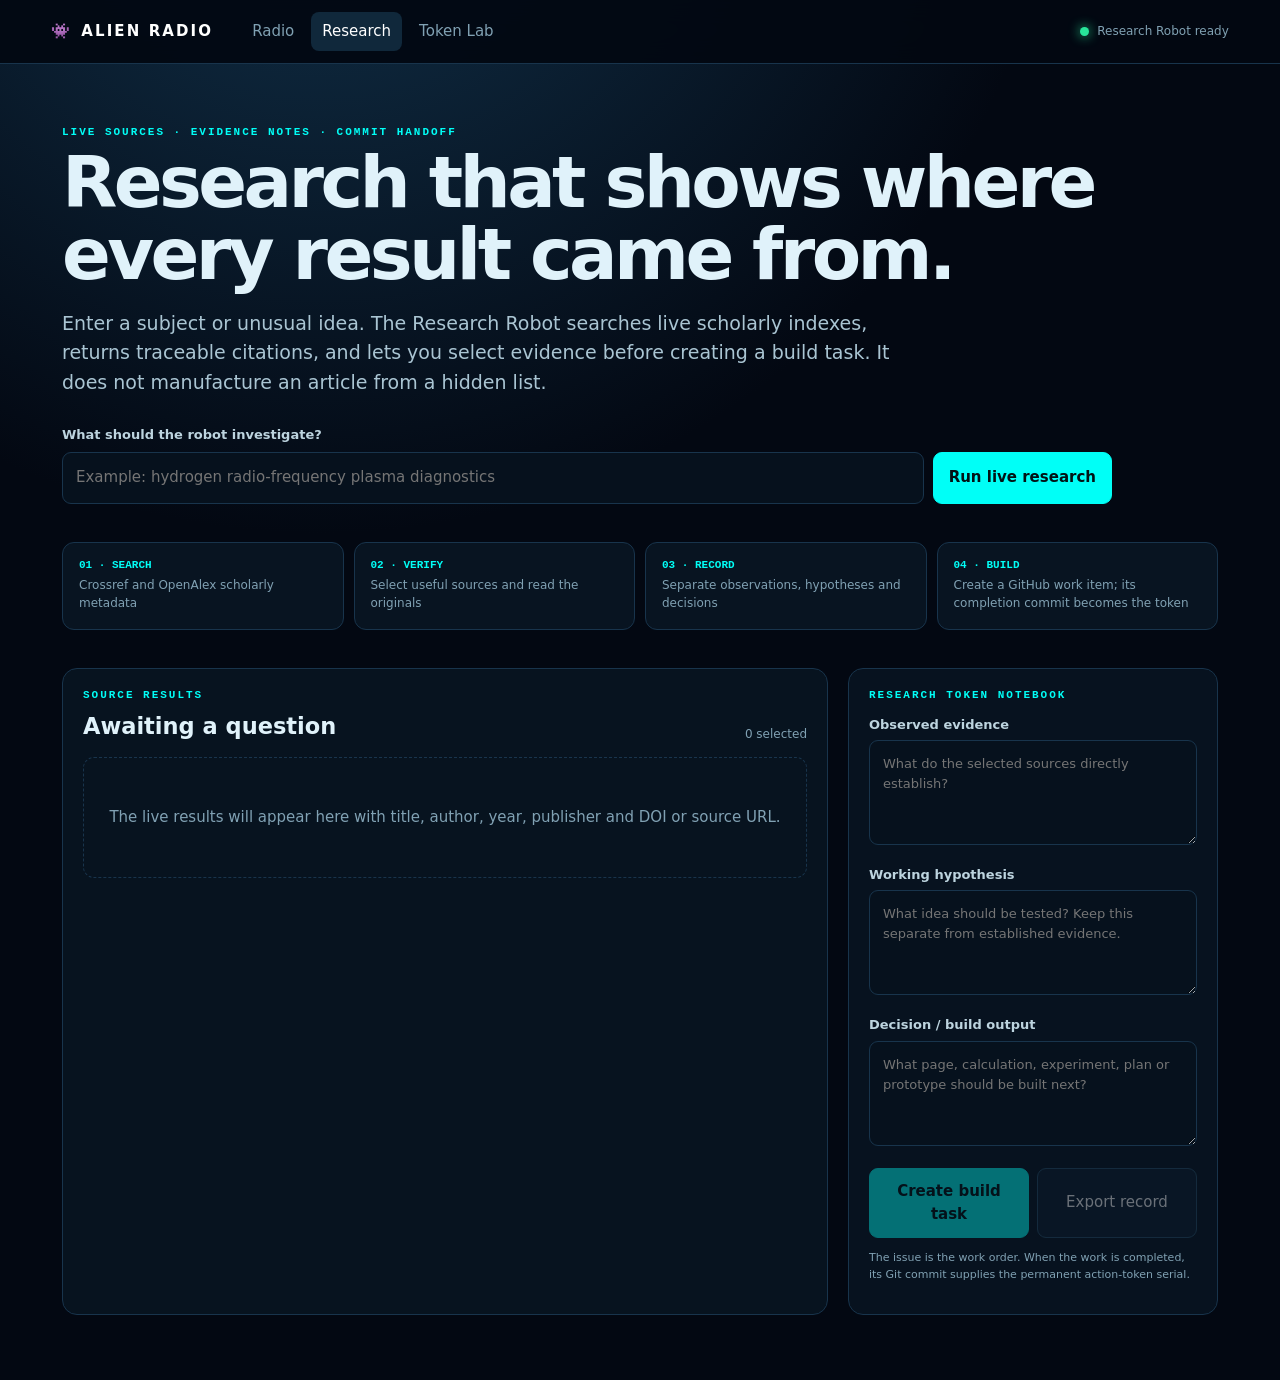
<file: research-lab.html>
<!doctype html>
<html lang="en">
<head>
  <meta charset="utf-8">
  <meta name="viewport" content="width=device-width,initial-scale=1">
  <title>Alien Radio Research Lab</title>
  <meta name="description" content="Evidence-first research workspace using live scholarly metadata and commit-linked build handoff.">
  <link rel="stylesheet" href="research-lab.css">
</head>
<body>
  <header class="topbar">
    <a href="index.html" class="brand">👾 <span>ALIEN RADIO</span></a>
    <nav><a href="index.html">Radio</a><a class="active" href="research-lab.html">Research</a><a href="https://www-infinity4.github.io/Gitflow/token-lab.html">Token Lab</a></nav>
    <div id="robot-status" class="robot-status"><i></i><span>Research Robot ready</span></div>
  </header>

  <main>
    <section class="hero">
      <p class="eyebrow">LIVE SOURCES · EVIDENCE NOTES · COMMIT HANDOFF</p>
      <h1>Research that shows where every result came from.</h1>
      <p>Enter a subject or unusual idea. The Research Robot searches live scholarly indexes, returns traceable citations, and lets you select evidence before creating a build task. It does not manufacture an article from a hidden list.</p>
      <form id="research-form">
        <label for="research-query">What should the robot investigate?</label>
        <div class="query-row"><input id="research-query" required autocomplete="off" placeholder="Example: hydrogen radio-frequency plasma diagnostics"><button>Run live research</button></div>
      </form>
    </section>

    <section class="process" aria-label="Research workflow">
      <article><b>01 · SEARCH</b><span>Crossref and OpenAlex scholarly metadata</span></article>
      <article><b>02 · VERIFY</b><span>Select useful sources and read the originals</span></article>
      <article><b>03 · RECORD</b><span>Separate observations, hypotheses and decisions</span></article>
      <article><b>04 · BUILD</b><span>Create a GitHub work item; its completion commit becomes the token</span></article>
    </section>

    <section class="research-grid">
      <section class="results-panel">
        <div class="section-head"><div><p class="eyebrow">SOURCE RESULTS</p><h2 id="result-title">Awaiting a question</h2></div><span id="result-count">0 selected</span></div>
        <div id="source-results" class="source-results"><div class="empty">The live results will appear here with title, author, year, publisher and DOI or source URL.</div></div>
      </section>

      <aside class="notebook">
        <p class="eyebrow">RESEARCH TOKEN NOTEBOOK</p>
        <label>Observed evidence<textarea id="observations" placeholder="What do the selected sources directly establish?"></textarea></label>
        <label>Working hypothesis<textarea id="hypothesis" placeholder="What idea should be tested? Keep this separate from established evidence."></textarea></label>
        <label>Decision / build output<textarea id="decision" placeholder="What page, calculation, experiment, plan or prototype should be built next?"></textarea></label>
        <div class="notebook-actions"><button id="build-research" class="primary" disabled>Create build task</button><button id="export-research" disabled>Export record</button></div>
        <p class="small">The issue is the work order. When the work is completed, its Git commit supplies the permanent action-token serial.</p>
      </aside>
    </section>
  </main>
  <script src="research-lab.js"></script>
</body>
</html>
</file>
<file: research-lab.css>
:root{--bg:#030812;--panel:#081421;--line:#18344c;--text:#e0f2fa;--muted:#80a1b3;--cyan:#00fff7;--orange:#ff9238;--green:#28e59a;--red:#ff5d74}*{box-sizing:border-box}html{color-scheme:dark}body{margin:0;background:radial-gradient(circle at 25% -15%,#12344e,transparent 40%),var(--bg);color:var(--text);font:15px/1.55 Inter,system-ui,sans-serif}.topbar{min-height:64px;padding:10px clamp(16px,4vw,55px);display:flex;align-items:center;gap:28px;position:sticky;top:0;z-index:5;border-bottom:1px solid var(--line);background:rgba(3,8,18,.93);backdrop-filter:blur(12px)}.brand{display:flex;gap:9px;align-items:center;color:white;text-decoration:none;font-weight:900;letter-spacing:.14em}.topbar nav{display:flex;gap:6px;flex:1}.topbar nav a{padding:8px 11px;border-radius:8px;color:var(--muted);text-decoration:none}.topbar nav a.active,.topbar nav a:hover{color:white;background:#10283b}.robot-status{display:flex;align-items:center;gap:8px;color:var(--muted);font-size:12px}.robot-status i{width:9px;height:9px;border-radius:50%;background:var(--green);box-shadow:0 0 12px var(--green)}.robot-status.working i{background:var(--orange)}.robot-status.error i{background:var(--red)}main{width:min(1450px,100%);padding:clamp(24px,5vw,62px);margin:auto}.eyebrow{margin:0 0 8px;color:var(--cyan);font:700 11px ui-monospace,monospace;letter-spacing:.18em}.hero{max-width:1050px}.hero h1{margin:0;font-size:clamp(35px,6vw,72px);line-height:1;letter-spacing:-.05em}.hero>p:not(.eyebrow){max-width:850px;color:#aac5d3;font-size:19px}.hero form{margin-top:28px}.hero label,.notebook label{display:block;color:#bdd4df;font-weight:700;font-size:13px}.query-row{display:grid;grid-template-columns:1fr auto;gap:9px;margin-top:7px}input,textarea,button{font:inherit}input,textarea{width:100%;border:1px solid var(--line);border-radius:9px;background:#06111d;color:white;padding:13px}input:focus,textarea:focus{outline:1px solid var(--cyan);border-color:var(--cyan)}button{border:1px solid #2a526b;border-radius:9px;background:#0d2031;color:white;padding:11px 15px;cursor:pointer}button:hover{border-color:var(--cyan)}button:disabled{opacity:.4;cursor:not-allowed}.query-row button,.primary{background:var(--cyan);color:#021214;border-color:var(--cyan);font-weight:900}.process{display:grid;grid-template-columns:repeat(4,1fr);gap:10px;margin:38px 0}.process article{padding:16px;border:1px solid var(--line);border-radius:12px;background:var(--panel)}.process b{display:block;color:var(--cyan);font:700 11px ui-monospace,monospace}.process span{display:block;margin-top:5px;color:var(--muted);font-size:12px}.research-grid{display:grid;grid-template-columns:minmax(0,1fr) 370px;gap:20px}.results-panel,.notebook{padding:20px;border:1px solid var(--line);border-radius:15px;background:rgba(8,20,33,.92)}.notebook{align-self:start;position:sticky;top:84px}.section-head{display:flex;justify-content:space-between;gap:15px;align-items:end;margin-bottom:13px}.section-head h2{margin:0}.section-head>span{color:var(--muted);font-size:12px}.source-results{display:grid;gap:9px}.source-card{display:grid;grid-template-columns:auto 1fr;gap:12px;padding:14px;border:1px solid var(--line);border-radius:11px;background:#07111d}.source-card:has(input:checked){border-color:var(--cyan);background:#09202d}.source-card input{width:19px;height:19px;margin-top:4px;accent-color:var(--cyan)}.source-card h3{margin:0 0 5px;font-size:16px;line-height:1.3}.source-card p{margin:2px 0;color:var(--muted);font-size:12px}.source-card a{color:var(--cyan)}.source-badge{display:inline-block;margin-right:6px;padding:2px 6px;border-radius:5px;background:#113047;color:var(--cyan);font:700 9px ui-monospace,monospace}.notebook label{margin-top:14px}.notebook textarea{min-height:105px;margin-top:5px;resize:vertical;font-weight:400}.notebook-actions{display:grid;grid-template-columns:1fr 1fr;gap:8px;margin-top:16px}.small{color:var(--muted);font-size:11px}.empty{padding:48px 16px;border:1px dashed var(--line);border-radius:11px;color:var(--muted);text-align:center}@media(max-width:900px){.process{grid-template-columns:1fr 1fr}.research-grid{grid-template-columns:1fr}.notebook{position:static}.topbar nav a:nth-child(3){display:none}}@media(max-width:590px){.topbar{flex-wrap:wrap;gap:8px}.robot-status{margin-left:auto}.topbar nav{order:3;width:100%}.query-row{grid-template-columns:1fr}.process{grid-template-columns:1fr}.notebook-actions{grid-template-columns:1fr}.section-head{align-items:flex-start;flex-direction:column}}
</file>
